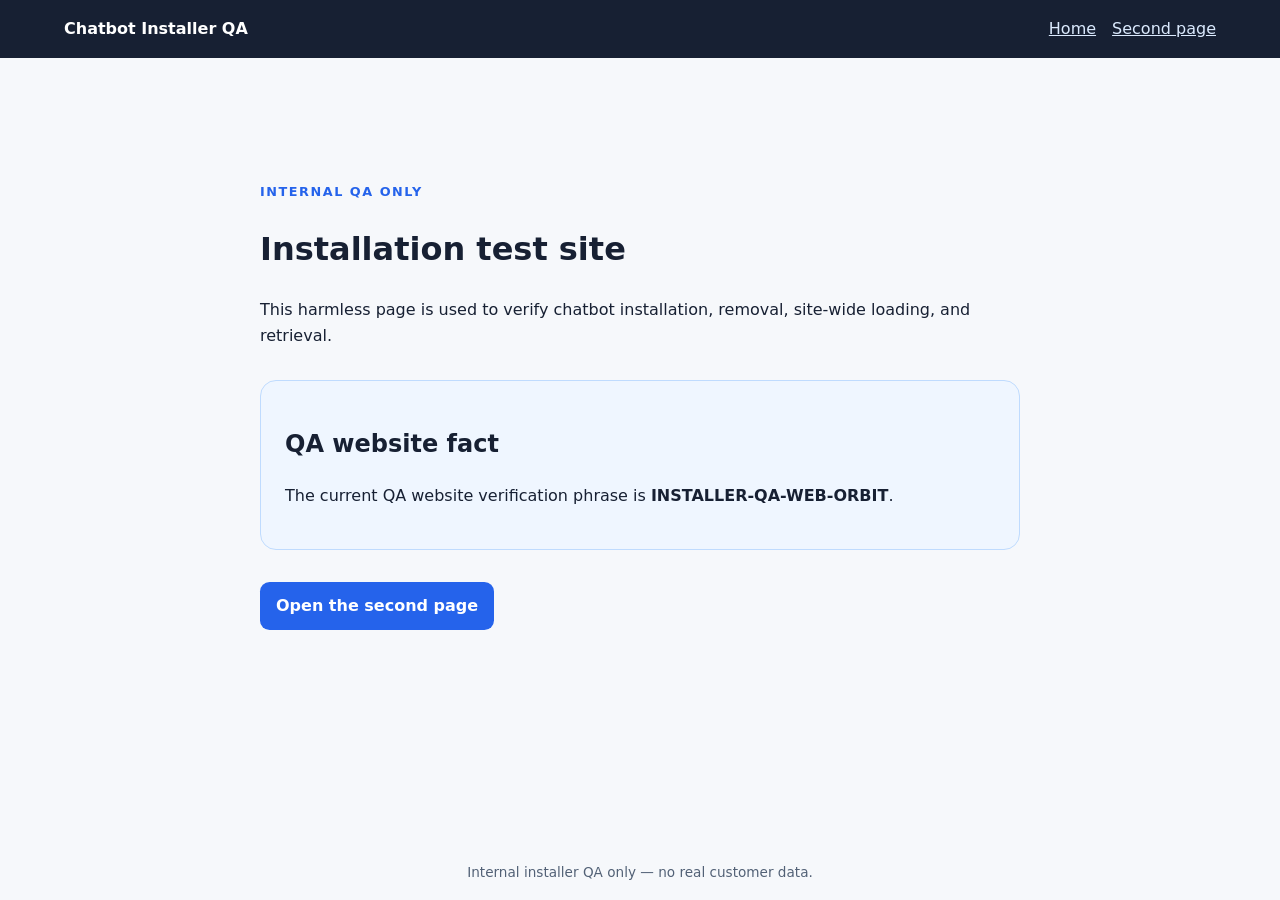
<file: index.html>
<!doctype html>
<html lang="en">
<head>
  <meta charset="utf-8">
  <meta name="viewport" content="width=device-width, initial-scale=1">
  <title>Chatbot Installer QA</title>
  <link rel="stylesheet" href="styles.css">
  <!-- Google Tag Manager -->
  <script>(function(w,d,s,l,i){w[l]=w[l]||[];w[l].push({'gtm.start':
  new Date().getTime(),event:'gtm.js'});var f=d.getElementsByTagName(s)[0],
  j=d.createElement(s),dl=l!='dataLayer'?'&l='+l:'';j.async=true;j.src=
  'https://www.googletagmanager.com/gtm.js?id='+i+dl;f.parentNode.insertBefore(j,f);
  })(window,document,'script','dataLayer','GTM-TWG3WJZL');</script>
  <!-- End Google Tag Manager -->
</head>
<body>
  <!-- Google Tag Manager (noscript) -->
  <noscript><iframe src="https://www.googletagmanager.com/ns.html?id=GTM-TWG3WJZL" height="0" width="0" style="display:none;visibility:hidden"></iframe></noscript>
  <!-- End Google Tag Manager (noscript) -->
  <header class="site-header"><a class="brand" href="index.html">Chatbot Installer QA</a><nav><a href="index.html">Home</a><a href="second.html">Second page</a></nav></header>
  <main class="shell"><p class="eyebrow">Internal QA only</p><h1>Installation test site</h1><p>This harmless page is used to verify chatbot installation, removal, site-wide loading, and retrieval.</p><section class="fact"><h2>QA website fact</h2><p>The current QA website verification phrase is <strong id="web-fact">INSTALLER-QA-WEB-ORBIT</strong>.</p></section><p><a class="button" href="second.html">Open the second page</a></p></main>
  <footer>Internal installer QA only — no real customer data.</footer>
  <script src="qa.js"></script>
</body>
</html>
</file>
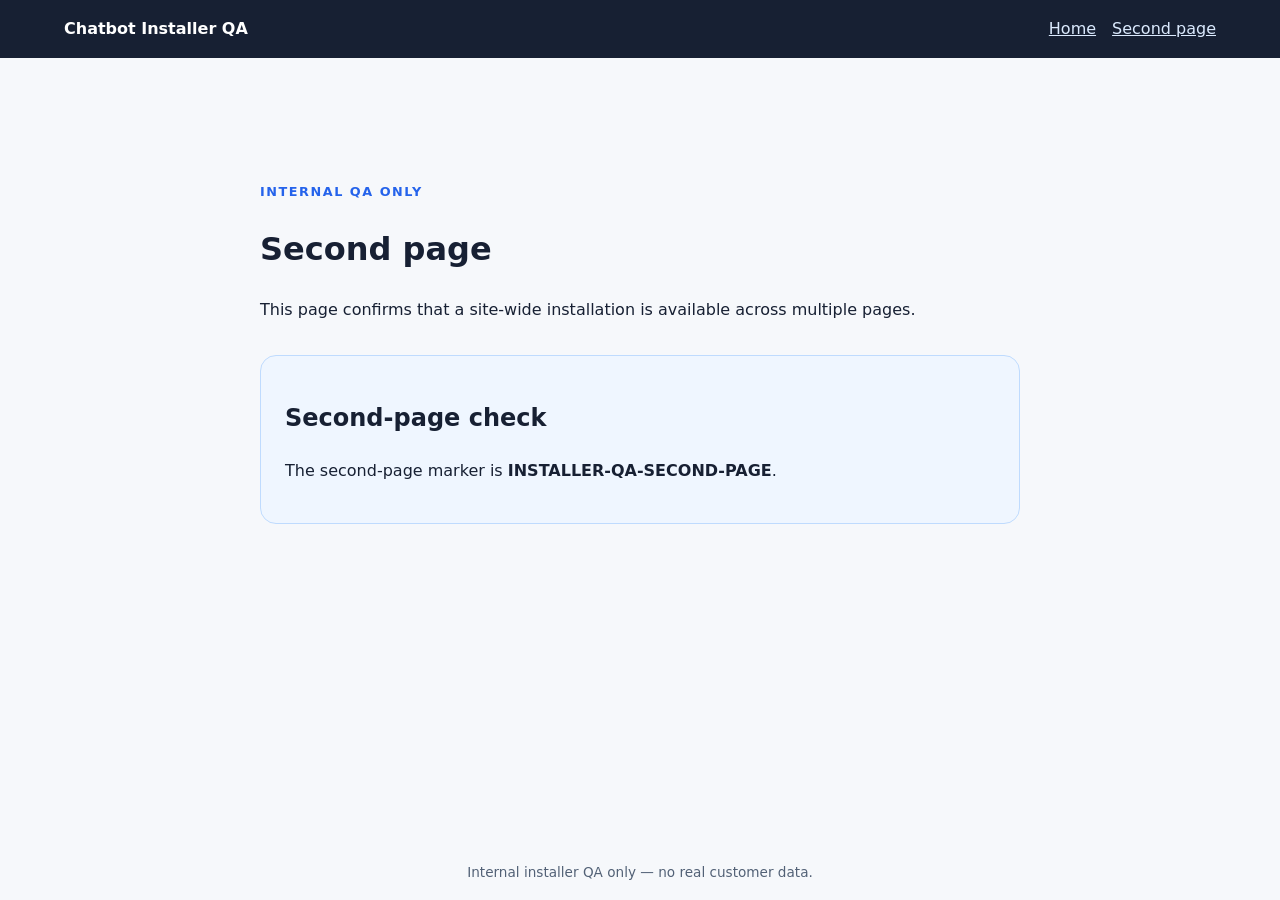
<file: second.html>
<!doctype html>
<html lang="en">
<head>
  <meta charset="utf-8">
  <meta name="viewport" content="width=device-width, initial-scale=1">
  <title>Second page · Chatbot Installer QA</title>
  <link rel="stylesheet" href="styles.css">
  <!-- Google Tag Manager -->
  <script>(function(w,d,s,l,i){w[l]=w[l]||[];w[l].push({'gtm.start':
  new Date().getTime(),event:'gtm.js'});var f=d.getElementsByTagName(s)[0],
  j=d.createElement(s),dl=l!='dataLayer'?'&l='+l:'';j.async=true;j.src=
  'https://www.googletagmanager.com/gtm.js?id='+i+dl;f.parentNode.insertBefore(j,f);
  })(window,document,'script','dataLayer','GTM-TWG3WJZL');</script>
  <!-- End Google Tag Manager -->
</head>
<body>
  <!-- Google Tag Manager (noscript) -->
  <noscript><iframe src="https://www.googletagmanager.com/ns.html?id=GTM-TWG3WJZL" height="0" width="0" style="display:none;visibility:hidden"></iframe></noscript>
  <!-- End Google Tag Manager (noscript) -->
  <header class="site-header"><a class="brand" href="index.html">Chatbot Installer QA</a><nav><a href="index.html">Home</a><a href="second.html" aria-current="page">Second page</a></nav></header>
  <main class="shell"><p class="eyebrow">Internal QA only</p><h1>Second page</h1><p>This page confirms that a site-wide installation is available across multiple pages.</p><section class="fact"><h2>Second-page check</h2><p>The second-page marker is <strong>INSTALLER-QA-SECOND-PAGE</strong>.</p></section></main>
  <footer>Internal installer QA only — no real customer data.</footer>
  <script src="qa.js"></script>
</body>
</html>
</file>
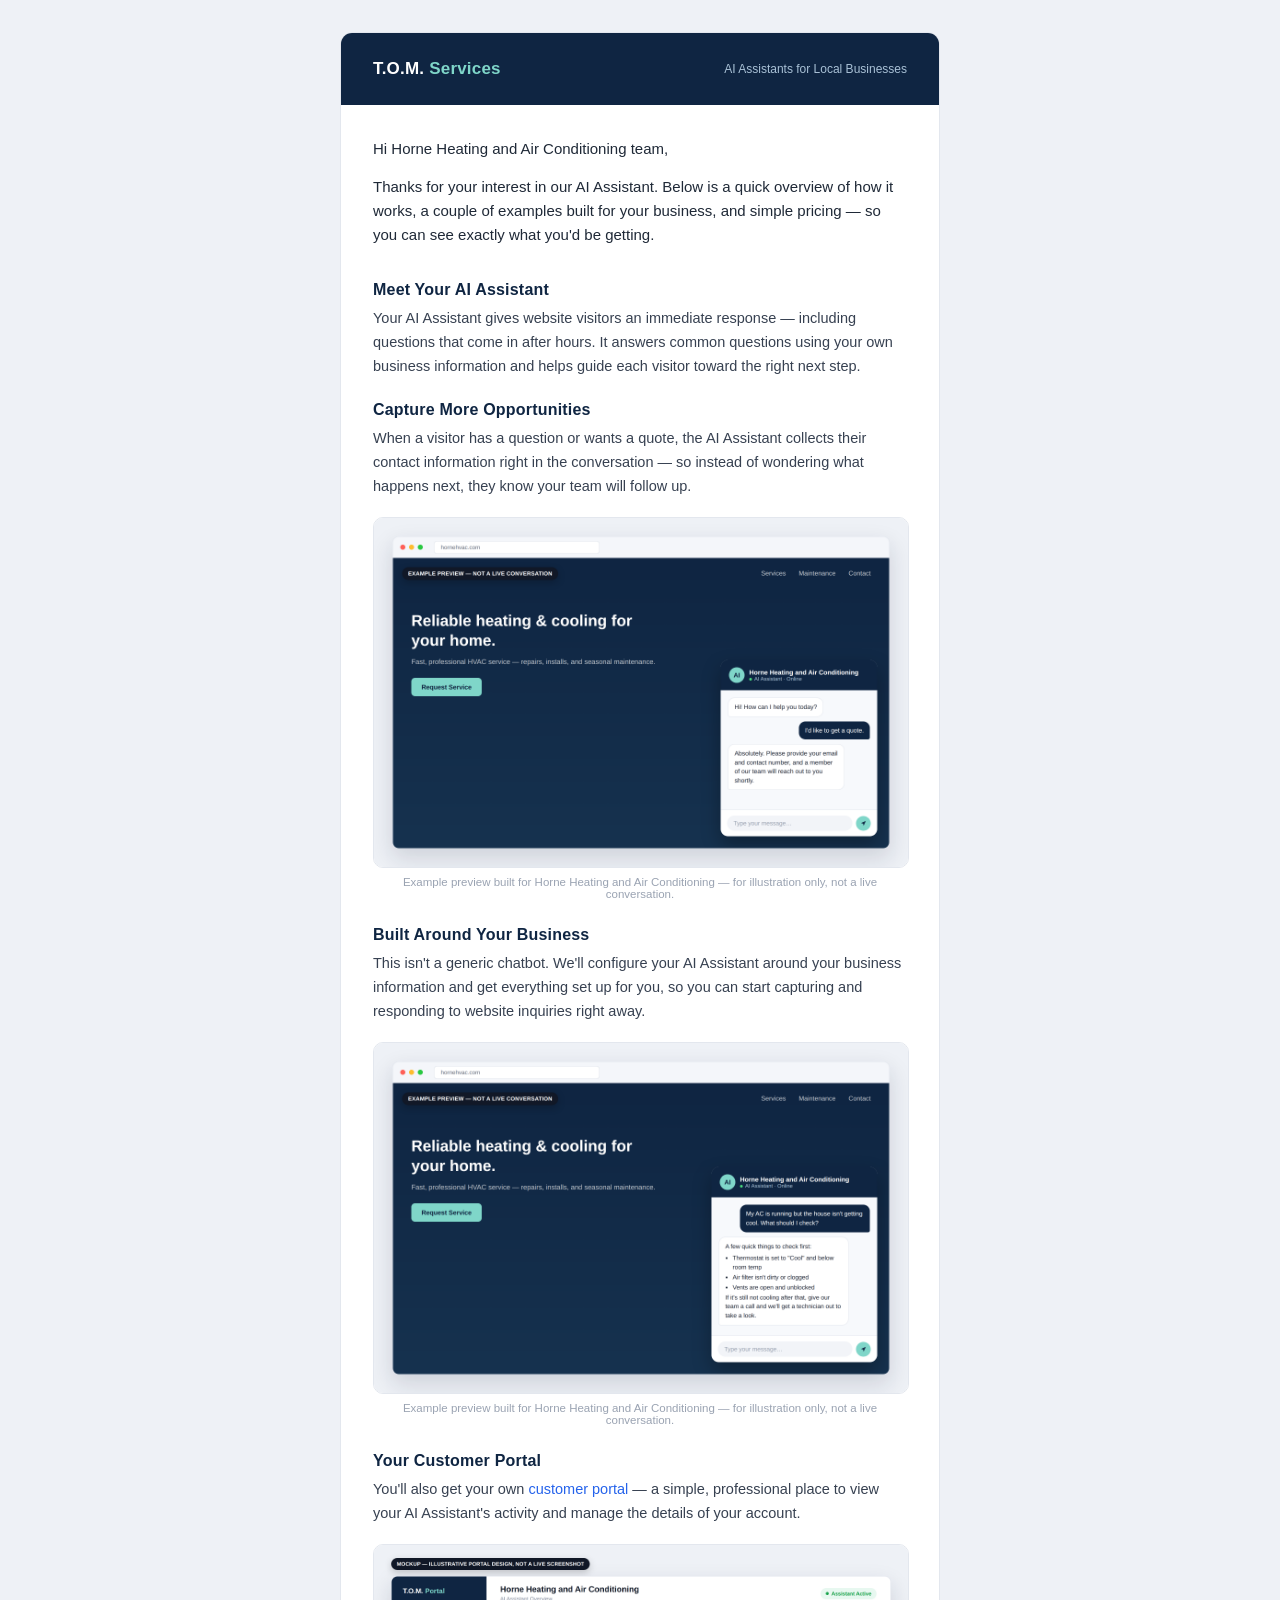
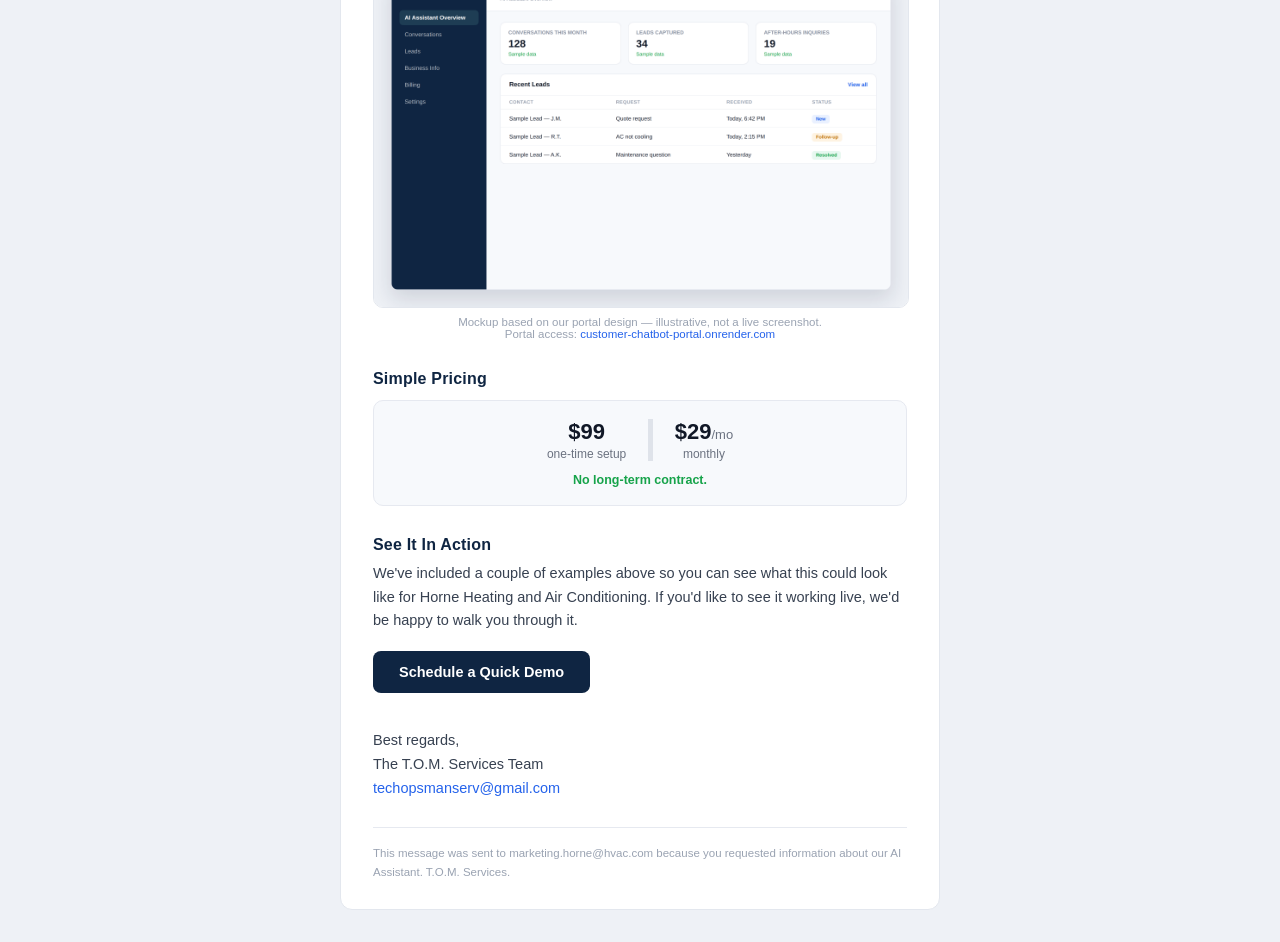
<file: marketing/horne-ai-assistant/email-horne-FINAL.html>
<!doctype html>
<html lang="en">
<head>
<meta charset="utf-8">
<meta name="viewport" content="width=device-width, initial-scale=1">
<title>Your AI Assistant for Horne Heating and Air Conditioning</title>
</head>
<body style="margin:0; padding:0; background-color:#eef1f6; -webkit-text-size-adjust:100%; text-size-adjust:100%;">
<div style="display:none; max-height:0; overflow:hidden; mso-hide:all;">
  A quick look at how your AI Assistant would work, including examples and simple pricing.
</div>

<table role="presentation" width="100%" cellpadding="0" cellspacing="0" border="0" style="background-color:#eef1f6;">
<tr>
<td align="center" style="padding:32px 16px;">

<table role="presentation" width="600" cellpadding="0" cellspacing="0" border="0" style="max-width:600px; width:100%; background-color:#ffffff; border-radius:12px; overflow:hidden; border:1px solid #e3e7ee;">

  <!-- Header -->
  <tr>
    <td style="background-color:#0f2542; padding:26px 32px;">
      <table role="presentation" width="100%" cellpadding="0" cellspacing="0" border="0">
        <tr>
          <td style="font-family:Arial, Helvetica, sans-serif; font-size:17px; font-weight:bold; color:#ffffff; letter-spacing:.2px;">
            T.O.M. <span style="color:#7fd6c9;">Services</span>
          </td>
          <td align="right" style="font-family:Arial, Helvetica, sans-serif; font-size:12px; color:#a9c1d6;">
            AI Assistants for Local Businesses
          </td>
        </tr>
      </table>
    </td>
  </tr>

  <!-- Greeting -->
  <tr>
    <td style="padding:32px 32px 8px; font-family:Arial, Helvetica, sans-serif;">
      <p style="margin:0 0 14px; font-size:15px; line-height:1.6; color:#1f2937;">Hi Horne Heating and Air Conditioning team,</p>
      <p style="margin:0; font-size:15px; line-height:1.6; color:#1f2937;">
        Thanks for your interest in our AI Assistant. Below is a quick overview of how it works, a couple of examples built for your business, and simple pricing — so you can see exactly what you'd be getting.
      </p>
    </td>
  </tr>

  <!-- Meet Your AI Assistant -->
  <tr>
    <td style="padding:26px 32px 0; font-family:Arial, Helvetica, sans-serif;">
      <h2 style="margin:0 0 8px; font-size:16px; color:#0f2542; letter-spacing:.2px;">Meet Your AI Assistant</h2>
      <p style="margin:0; font-size:14.5px; line-height:1.65; color:#374151;">
        Your AI Assistant gives website visitors an immediate response — including questions that come in after hours. It answers common questions using your own business information and helps guide each visitor toward the right next step.
      </p>
    </td>
  </tr>

  <!-- Capture More Opportunities -->
  <tr>
    <td style="padding:22px 32px 0; font-family:Arial, Helvetica, sans-serif;">
      <h2 style="margin:0 0 8px; font-size:16px; color:#0f2542; letter-spacing:.2px;">Capture More Opportunities</h2>
      <p style="margin:0; font-size:14.5px; line-height:1.65; color:#374151;">
        When a visitor has a question or wants a quote, the AI Assistant collects their contact information right in the conversation — so instead of wondering what happens next, they know your team will follow up.
      </p>
    </td>
  </tr>

  <!-- Screenshot: Lead Capture -->
  <tr>
    <td style="padding:18px 32px 0;">
      <img src="assets/lead-capture-screenshot.png" width="536" alt="Example AI Assistant conversation for Horne Heating and Air Conditioning collecting a quote request" style="width:100%; max-width:536px; height:auto; display:block; border-radius:10px; border:1px solid #e3e7ee;">
      <p style="margin:8px 0 0; font-family:Arial, Helvetica, sans-serif; font-size:11.5px; color:#9aa3b2; text-align:center;">
        Example preview built for Horne Heating and Air Conditioning — for illustration only, not a live conversation.
      </p>
    </td>
  </tr>

  <!-- Built Around Your Business -->
  <tr>
    <td style="padding:26px 32px 0; font-family:Arial, Helvetica, sans-serif;">
      <h2 style="margin:0 0 8px; font-size:16px; color:#0f2542; letter-spacing:.2px;">Built Around Your Business</h2>
      <p style="margin:0; font-size:14.5px; line-height:1.65; color:#374151;">
        This isn't a generic chatbot. We'll configure your AI Assistant around your business information and get everything set up for you, so you can start capturing and responding to website inquiries right away.
      </p>
    </td>
  </tr>

  <!-- Screenshot: HVAC immediate response -->
  <tr>
    <td style="padding:18px 32px 0;">
      <img src="assets/hvac-response-screenshot.png" width="536" alt="Example AI Assistant conversation for Horne Heating and Air Conditioning answering an HVAC question" style="width:100%; max-width:536px; height:auto; display:block; border-radius:10px; border:1px solid #e3e7ee;">
      <p style="margin:8px 0 0; font-family:Arial, Helvetica, sans-serif; font-size:11.5px; color:#9aa3b2; text-align:center;">
        Example preview built for Horne Heating and Air Conditioning — for illustration only, not a live conversation.
      </p>
    </td>
  </tr>

  <!-- Your Customer Portal -->
  <tr>
    <td style="padding:26px 32px 0; font-family:Arial, Helvetica, sans-serif;">
      <h2 style="margin:0 0 8px; font-size:16px; color:#0f2542; letter-spacing:.2px;">Your Customer Portal</h2>
      <p style="margin:0; font-size:14.5px; line-height:1.65; color:#374151;">
        You'll also get your own <a href="https://customer-chatbot-portal.onrender.com" style="color:#2563eb; text-decoration:none;">customer portal</a> — a simple, professional place to view your AI Assistant's activity and manage the details of your account.
      </p>
    </td>
  </tr>

  <!-- Screenshot: Portal -->
  <tr>
    <td style="padding:18px 32px 0;">
      <img src="assets/customer-portal-screenshot.png" width="536" alt="Mockup of the customer portal AI Assistant overview screen" style="width:100%; max-width:536px; height:auto; display:block; border-radius:10px; border:1px solid #e3e7ee;">
      <p style="margin:8px 0 0; font-family:Arial, Helvetica, sans-serif; font-size:11.5px; color:#9aa3b2; text-align:center;">
        Mockup based on our portal design — illustrative, not a live screenshot.<br>
        Portal access: <a href="https://customer-chatbot-portal.onrender.com" style="color:#2563eb; text-decoration:none;">customer-chatbot-portal.onrender.com</a>
      </p>
    </td>
  </tr>

  <!-- Simple Pricing -->
  <tr>
    <td style="padding:30px 32px 0; font-family:Arial, Helvetica, sans-serif;">
      <h2 style="margin:0 0 12px; font-size:16px; color:#0f2542; letter-spacing:.2px;">Simple Pricing</h2>
      <table role="presentation" width="100%" cellpadding="0" cellspacing="0" border="0" style="background-color:#f7f9fc; border:1px solid #e6e9f0; border-radius:10px;">
        <tr>
          <td style="padding:18px 20px;" align="center">
            <table role="presentation" cellpadding="0" cellspacing="0" border="0">
              <tr>
                <td style="padding:0 22px; text-align:center; font-family:Arial, Helvetica, sans-serif;">
                  <div style="font-size:22px; font-weight:bold; color:#111827;">$99</div>
                  <div style="font-size:12px; color:#6b7280; margin-top:2px;">one-time setup</div>
                </td>
                <td style="width:1px; background-color:#dfe3ea;">&nbsp;</td>
                <td style="padding:0 22px; text-align:center; font-family:Arial, Helvetica, sans-serif;">
                  <div style="font-size:22px; font-weight:bold; color:#111827;">$29<span style="font-size:13px; font-weight:normal; color:#6b7280;">/mo</span></div>
                  <div style="font-size:12px; color:#6b7280; margin-top:2px;">monthly</div>
                </td>
              </tr>
            </table>
            <div style="margin-top:12px; font-size:12.5px; color:#16a34a; font-weight:bold;">No long-term contract.</div>
          </td>
        </tr>
      </table>
    </td>
  </tr>

  <!-- See It In Action / CTA -->
  <tr>
    <td style="padding:30px 32px 8px; font-family:Arial, Helvetica, sans-serif;">
      <h2 style="margin:0 0 8px; font-size:16px; color:#0f2542; letter-spacing:.2px;">See It In Action</h2>
      <p style="margin:0 0 18px; font-size:14.5px; line-height:1.65; color:#374151;">
        We've included a couple of examples above so you can see what this could look like for Horne Heating and Air Conditioning. If you'd like to see it working live, we'd be happy to walk you through it.
      </p>
      <table role="presentation" cellpadding="0" cellspacing="0" border="0">
        <tr>
          <td align="center" style="border-radius:8px; background-color:#0f2542;">
            <a href="https://calendly.com/techopsmanserv/30min" style="display:inline-block; padding:13px 26px; font-family:Arial, Helvetica, sans-serif; font-size:14.5px; font-weight:bold; color:#ffffff; text-decoration:none; border-radius:8px;">
              Schedule a Quick Demo
            </a>
          </td>
        </tr>
      </table>
    </td>
  </tr>

  <!-- Sign-off -->
  <tr>
    <td style="padding:28px 32px 0; font-family:Arial, Helvetica, sans-serif;">
      <p style="margin:0; font-size:14.5px; line-height:1.65; color:#374151;">
        Best regards,<br>
        The T.O.M. Services Team<br>
        <a href="mailto:techopsmanserv@gmail.com" style="color:#2563eb; text-decoration:none;">techopsmanserv@gmail.com</a>
      </p>
    </td>
  </tr>

  <!-- Footer -->
  <tr>
    <td style="padding:26px 32px 28px;">
      <hr style="border:none; border-top:1px solid #e6e9f0; margin:0 0 16px;">
      <p style="margin:0; font-family:Arial, Helvetica, sans-serif; font-size:11.5px; line-height:1.6; color:#9aa3b2;">
        This message was sent to marketing.horne@hvac.com because you requested information about our AI Assistant. T.O.M. Services.
      </p>
    </td>
  </tr>

</table>
</td>
</tr>
</table>
</body>
</html>
</file>
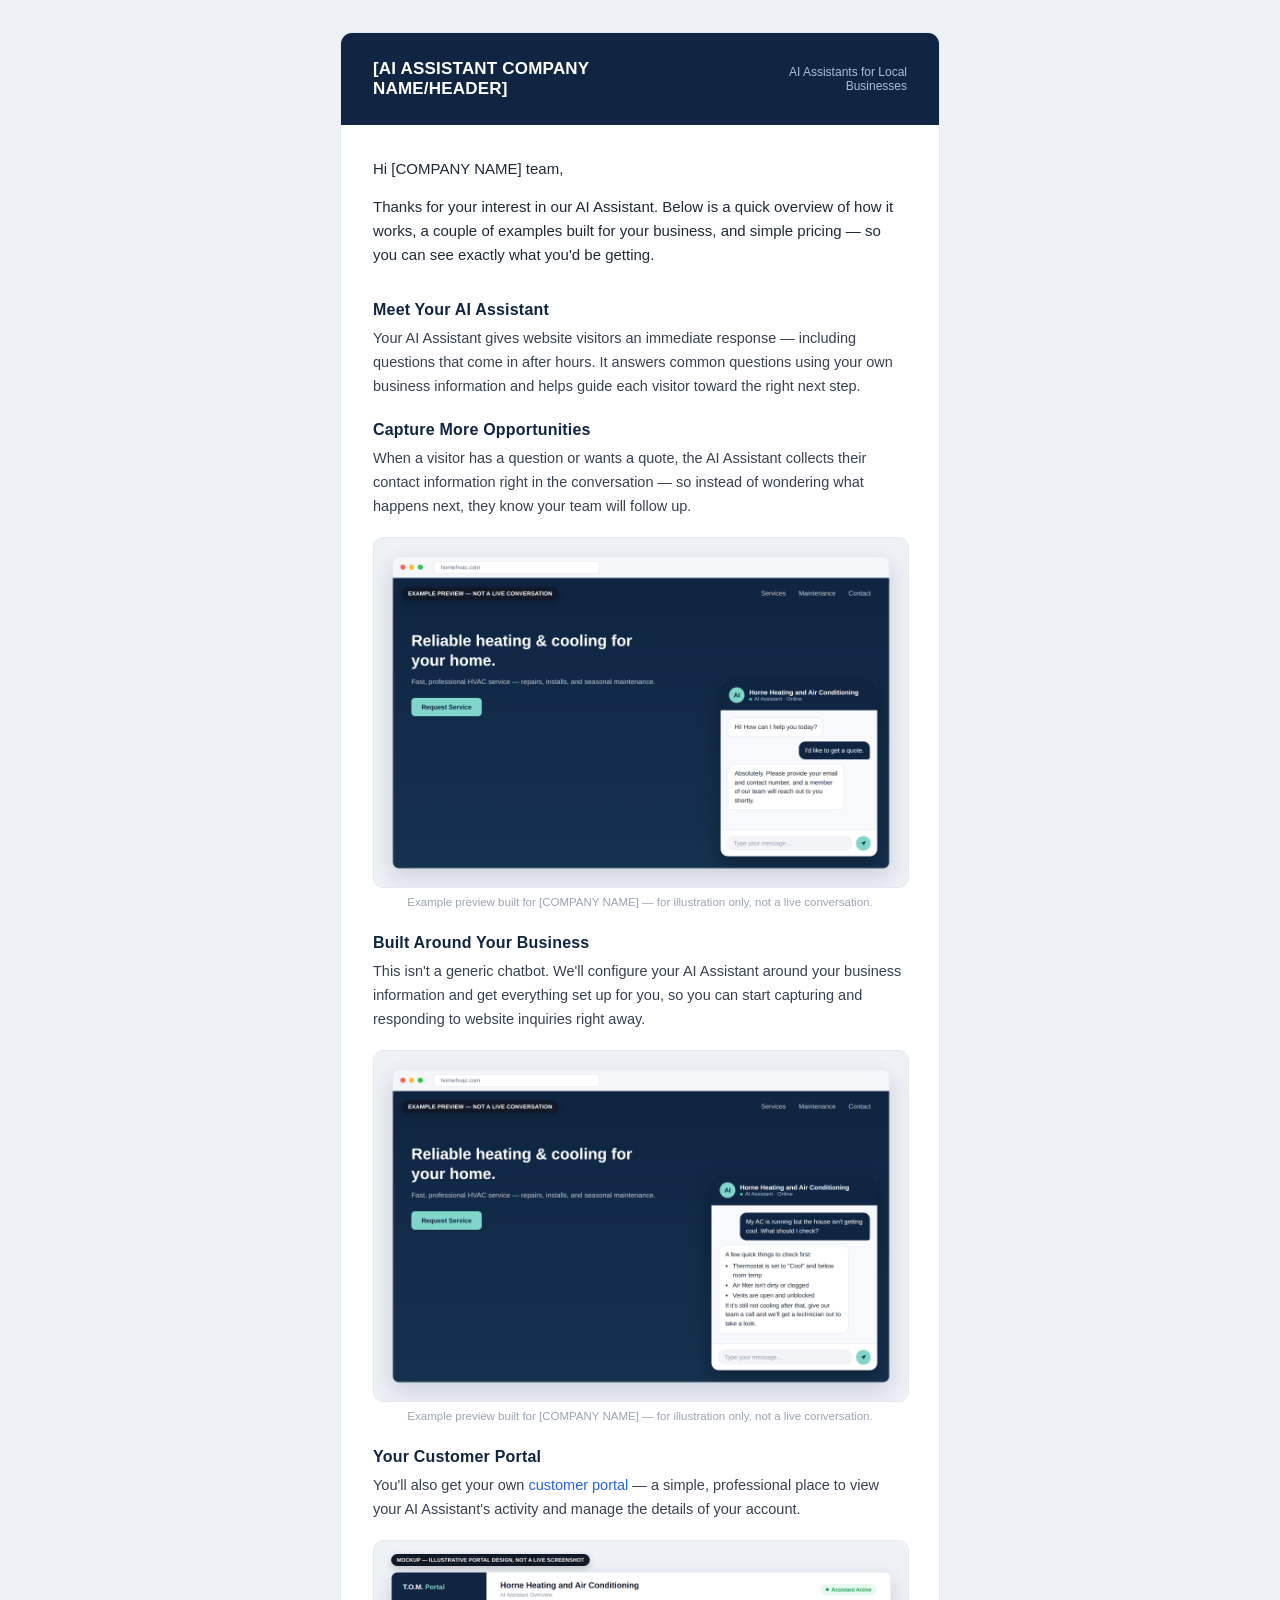
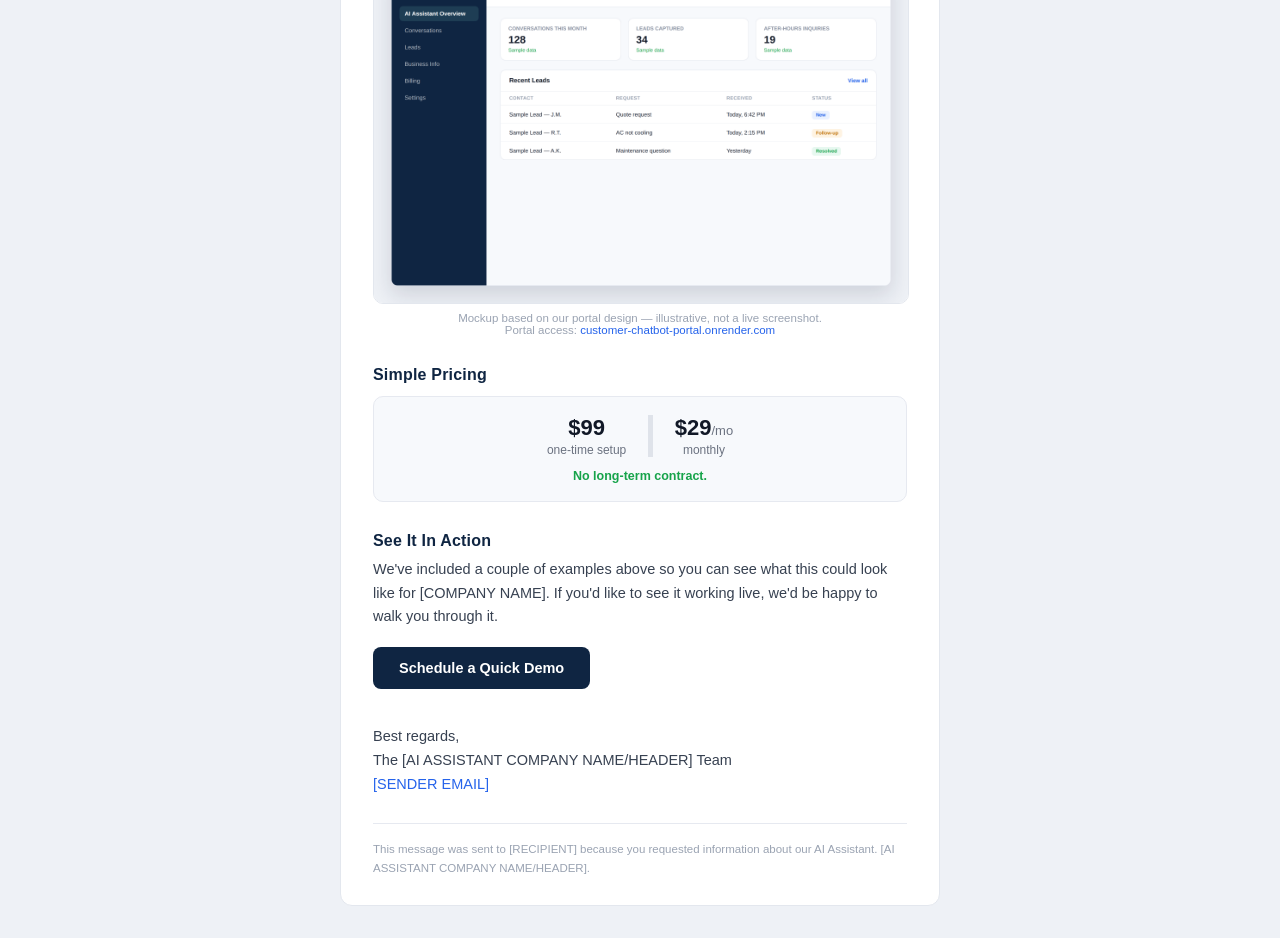
<file: marketing/horne-ai-assistant/email-template-REUSABLE.html>
<!doctype html>
<!--
  REUSABLE AI ASSISTANT SALES EMAIL TEMPLATE
  =============================================
  Replace every bracketed placeholder before sending:

    [COMPANY NAME]                  - the prospect's business name (e.g. "Horne Heating and Air Conditioning")
    [RECIPIENT]                     - the recipient's email address, for the footer disclosure line
    [AI ASSISTANT COMPANY NAME/HEADER] - your own brand name shown in the header and sign-off (e.g. "T.O.M. Services")
    [SENDER EMAIL]                  - your sending address, shown in the sign-off
    [DEMO CALENDAR LINK]            - your scheduling link, used in the CTA button href
    [INDUSTRY-SPECIFIC QUESTION]    - the example customer question used in the second screenshot;
                                       swap the two screenshot images below for ones built for this
                                       prospect's industry and this specific question.

  Screenshots referenced below (assets/lead-capture-screenshot.png, assets/hvac-response-screenshot.png,
  assets/customer-portal-screenshot.png) are placeholders — generate new ones per prospect/industry and
  update the file names + alt text accordingly. The portal screenshot can typically be reused as-is
  across prospects since it is not company-specific.

  Before actually sending: replace local "assets/..." image paths with hosted HTTPS URLs (or attach the
  images as inline CID attachments), since most inboxes cannot resolve local/relative file paths.
-->
<html lang="en">
<head>
<meta charset="utf-8">
<meta name="viewport" content="width=device-width, initial-scale=1">
<title>Your AI Assistant for [COMPANY NAME]</title>
</head>
<body style="margin:0; padding:0; background-color:#eef1f6; -webkit-text-size-adjust:100%; text-size-adjust:100%;">
<div style="display:none; max-height:0; overflow:hidden; mso-hide:all;">
  A quick look at how your AI Assistant would work, including examples and simple pricing.
</div>

<table role="presentation" width="100%" cellpadding="0" cellspacing="0" border="0" style="background-color:#eef1f6;">
<tr>
<td align="center" style="padding:32px 16px;">

<table role="presentation" width="600" cellpadding="0" cellspacing="0" border="0" style="max-width:600px; width:100%; background-color:#ffffff; border-radius:12px; overflow:hidden; border:1px solid #e3e7ee;">

  <!-- Header -->
  <tr>
    <td style="background-color:#0f2542; padding:26px 32px;">
      <table role="presentation" width="100%" cellpadding="0" cellspacing="0" border="0">
        <tr>
          <td style="font-family:Arial, Helvetica, sans-serif; font-size:17px; font-weight:bold; color:#ffffff; letter-spacing:.2px;">
            [AI ASSISTANT COMPANY NAME/HEADER]
          </td>
          <td align="right" style="font-family:Arial, Helvetica, sans-serif; font-size:12px; color:#a9c1d6;">
            AI Assistants for Local Businesses
          </td>
        </tr>
      </table>
    </td>
  </tr>

  <!-- Greeting -->
  <tr>
    <td style="padding:32px 32px 8px; font-family:Arial, Helvetica, sans-serif;">
      <p style="margin:0 0 14px; font-size:15px; line-height:1.6; color:#1f2937;">Hi [COMPANY NAME] team,</p>
      <p style="margin:0; font-size:15px; line-height:1.6; color:#1f2937;">
        Thanks for your interest in our AI Assistant. Below is a quick overview of how it works, a couple of examples built for your business, and simple pricing — so you can see exactly what you'd be getting.
      </p>
    </td>
  </tr>

  <!-- Meet Your AI Assistant -->
  <tr>
    <td style="padding:26px 32px 0; font-family:Arial, Helvetica, sans-serif;">
      <h2 style="margin:0 0 8px; font-size:16px; color:#0f2542; letter-spacing:.2px;">Meet Your AI Assistant</h2>
      <p style="margin:0; font-size:14.5px; line-height:1.65; color:#374151;">
        Your AI Assistant gives website visitors an immediate response — including questions that come in after hours. It answers common questions using your own business information and helps guide each visitor toward the right next step.
      </p>
    </td>
  </tr>

  <!-- Capture More Opportunities -->
  <tr>
    <td style="padding:22px 32px 0; font-family:Arial, Helvetica, sans-serif;">
      <h2 style="margin:0 0 8px; font-size:16px; color:#0f2542; letter-spacing:.2px;">Capture More Opportunities</h2>
      <p style="margin:0; font-size:14.5px; line-height:1.65; color:#374151;">
        When a visitor has a question or wants a quote, the AI Assistant collects their contact information right in the conversation — so instead of wondering what happens next, they know your team will follow up.
      </p>
    </td>
  </tr>

  <!-- Screenshot: Lead Capture (regenerate per prospect) -->
  <tr>
    <td style="padding:18px 32px 0;">
      <img src="assets/lead-capture-screenshot.png" width="536" alt="Example AI Assistant conversation for [COMPANY NAME] collecting a quote request" style="width:100%; max-width:536px; height:auto; display:block; border-radius:10px; border:1px solid #e3e7ee;">
      <p style="margin:8px 0 0; font-family:Arial, Helvetica, sans-serif; font-size:11.5px; color:#9aa3b2; text-align:center;">
        Example preview built for [COMPANY NAME] — for illustration only, not a live conversation.
      </p>
    </td>
  </tr>

  <!-- Built Around Your Business -->
  <tr>
    <td style="padding:26px 32px 0; font-family:Arial, Helvetica, sans-serif;">
      <h2 style="margin:0 0 8px; font-size:16px; color:#0f2542; letter-spacing:.2px;">Built Around Your Business</h2>
      <p style="margin:0; font-size:14.5px; line-height:1.65; color:#374151;">
        This isn't a generic chatbot. We'll configure your AI Assistant around your business information and get everything set up for you, so you can start capturing and responding to website inquiries right away.
      </p>
    </td>
  </tr>

  <!-- Screenshot: Industry-specific immediate response (built around [INDUSTRY-SPECIFIC QUESTION]; regenerate per prospect) -->
  <tr>
    <td style="padding:18px 32px 0;">
      <img src="assets/hvac-response-screenshot.png" width="536" alt="Example AI Assistant conversation for [COMPANY NAME] answering: [INDUSTRY-SPECIFIC QUESTION]" style="width:100%; max-width:536px; height:auto; display:block; border-radius:10px; border:1px solid #e3e7ee;">
      <p style="margin:8px 0 0; font-family:Arial, Helvetica, sans-serif; font-size:11.5px; color:#9aa3b2; text-align:center;">
        Example preview built for [COMPANY NAME] — for illustration only, not a live conversation.
      </p>
    </td>
  </tr>

  <!-- Your Customer Portal -->
  <tr>
    <td style="padding:26px 32px 0; font-family:Arial, Helvetica, sans-serif;">
      <h2 style="margin:0 0 8px; font-size:16px; color:#0f2542; letter-spacing:.2px;">Your Customer Portal</h2>
      <p style="margin:0; font-size:14.5px; line-height:1.65; color:#374151;">
        You'll also get your own <a href="https://customer-chatbot-portal.onrender.com" style="color:#2563eb; text-decoration:none;">customer portal</a> — a simple, professional place to view your AI Assistant's activity and manage the details of your account.
      </p>
    </td>
  </tr>

  <!-- Screenshot: Portal (typically reusable across prospects) -->
  <tr>
    <td style="padding:18px 32px 0;">
      <img src="assets/customer-portal-screenshot.png" width="536" alt="Mockup of the customer portal AI Assistant overview screen" style="width:100%; max-width:536px; height:auto; display:block; border-radius:10px; border:1px solid #e3e7ee;">
      <p style="margin:8px 0 0; font-family:Arial, Helvetica, sans-serif; font-size:11.5px; color:#9aa3b2; text-align:center;">
        Mockup based on our portal design — illustrative, not a live screenshot.<br>
        Portal access: <a href="https://customer-chatbot-portal.onrender.com" style="color:#2563eb; text-decoration:none;">customer-chatbot-portal.onrender.com</a>
      </p>
    </td>
  </tr>

  <!-- Simple Pricing -->
  <tr>
    <td style="padding:30px 32px 0; font-family:Arial, Helvetica, sans-serif;">
      <h2 style="margin:0 0 12px; font-size:16px; color:#0f2542; letter-spacing:.2px;">Simple Pricing</h2>
      <table role="presentation" width="100%" cellpadding="0" cellspacing="0" border="0" style="background-color:#f7f9fc; border:1px solid #e6e9f0; border-radius:10px;">
        <tr>
          <td style="padding:18px 20px;" align="center">
            <table role="presentation" cellpadding="0" cellspacing="0" border="0">
              <tr>
                <td style="padding:0 22px; text-align:center; font-family:Arial, Helvetica, sans-serif;">
                  <div style="font-size:22px; font-weight:bold; color:#111827;">$99</div>
                  <div style="font-size:12px; color:#6b7280; margin-top:2px;">one-time setup</div>
                </td>
                <td style="width:1px; background-color:#dfe3ea;">&nbsp;</td>
                <td style="padding:0 22px; text-align:center; font-family:Arial, Helvetica, sans-serif;">
                  <div style="font-size:22px; font-weight:bold; color:#111827;">$29<span style="font-size:13px; font-weight:normal; color:#6b7280;">/mo</span></div>
                  <div style="font-size:12px; color:#6b7280; margin-top:2px;">monthly</div>
                </td>
              </tr>
            </table>
            <div style="margin-top:12px; font-size:12.5px; color:#16a34a; font-weight:bold;">No long-term contract.</div>
          </td>
        </tr>
      </table>
    </td>
  </tr>

  <!-- See It In Action / CTA -->
  <tr>
    <td style="padding:30px 32px 8px; font-family:Arial, Helvetica, sans-serif;">
      <h2 style="margin:0 0 8px; font-size:16px; color:#0f2542; letter-spacing:.2px;">See It In Action</h2>
      <p style="margin:0 0 18px; font-size:14.5px; line-height:1.65; color:#374151;">
        We've included a couple of examples above so you can see what this could look like for [COMPANY NAME]. If you'd like to see it working live, we'd be happy to walk you through it.
      </p>
      <table role="presentation" cellpadding="0" cellspacing="0" border="0">
        <tr>
          <td align="center" style="border-radius:8px; background-color:#0f2542;">
            <a href="[DEMO CALENDAR LINK]" style="display:inline-block; padding:13px 26px; font-family:Arial, Helvetica, sans-serif; font-size:14.5px; font-weight:bold; color:#ffffff; text-decoration:none; border-radius:8px;">
              Schedule a Quick Demo
            </a>
          </td>
        </tr>
      </table>
    </td>
  </tr>

  <!-- Sign-off -->
  <tr>
    <td style="padding:28px 32px 0; font-family:Arial, Helvetica, sans-serif;">
      <p style="margin:0; font-size:14.5px; line-height:1.65; color:#374151;">
        Best regards,<br>
        The [AI ASSISTANT COMPANY NAME/HEADER] Team<br>
        <a href="mailto:[SENDER EMAIL]" style="color:#2563eb; text-decoration:none;">[SENDER EMAIL]</a>
      </p>
    </td>
  </tr>

  <!-- Footer -->
  <tr>
    <td style="padding:26px 32px 28px;">
      <hr style="border:none; border-top:1px solid #e6e9f0; margin:0 0 16px;">
      <p style="margin:0; font-family:Arial, Helvetica, sans-serif; font-size:11.5px; line-height:1.6; color:#9aa3b2;">
        This message was sent to [RECIPIENT] because you requested information about our AI Assistant. [AI ASSISTANT COMPANY NAME/HEADER].
      </p>
    </td>
  </tr>

</table>
</td>
</tr>
</table>
</body>
</html>
</file>
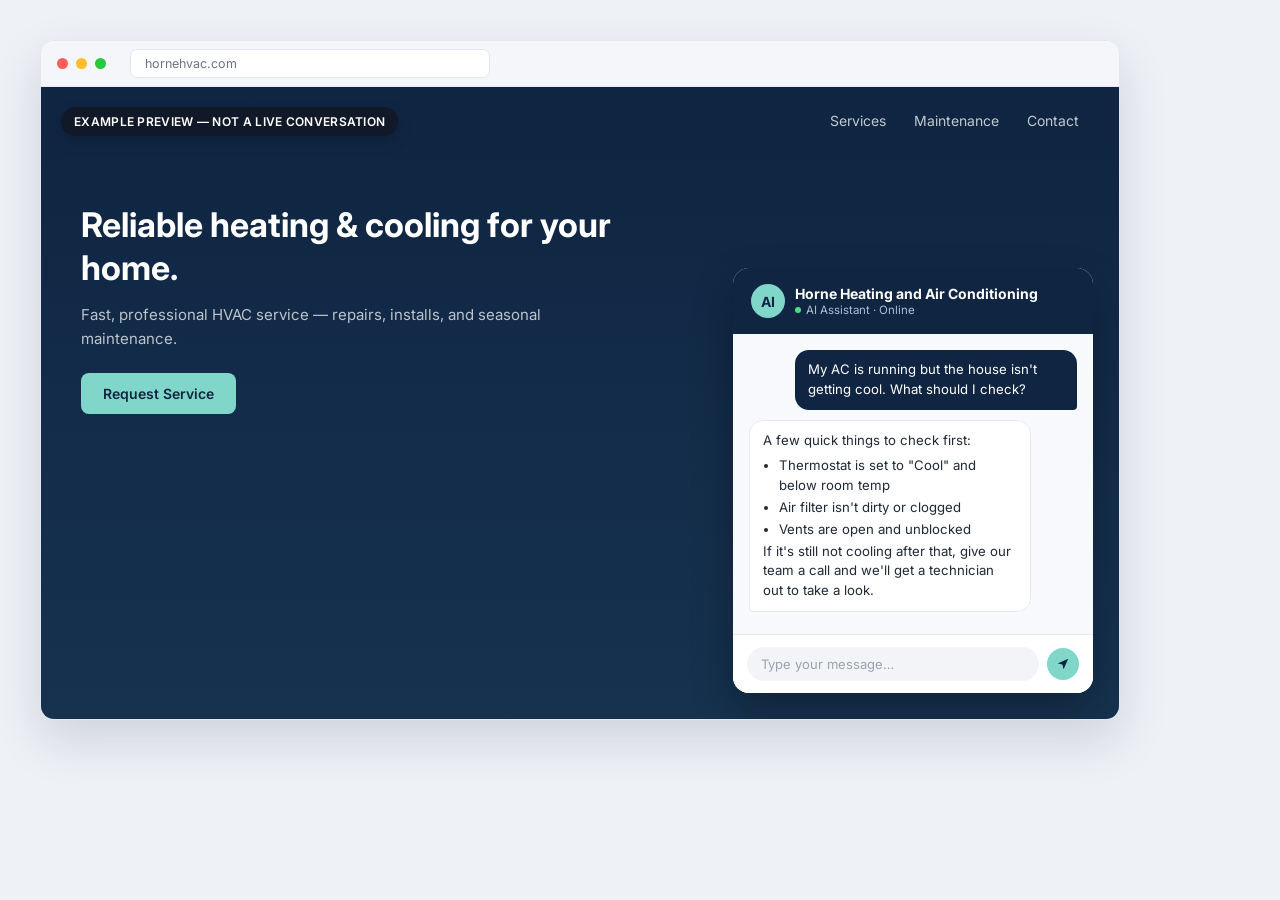
<file: marketing/horne-ai-assistant/assets/src-hvac-response.html>
<!doctype html>
<html lang="en">
<head>
<meta charset="utf-8">
<style>
  @import url('https://fonts.googleapis.com/css2?family=Inter:wght@400;500;600;700&display=swap');
  * { box-sizing: border-box; margin: 0; padding: 0; font-family: 'Inter', -apple-system, Segoe UI, Roboto, Arial, sans-serif; }
  body { background: #eef1f6; }
  .stage { width: 1160px; height: 760px; position: relative; padding: 40px; }
  .browser {
    width: 100%; height: 100%; background: #fff; border-radius: 14px;
    box-shadow: 0 20px 50px rgba(20,30,60,0.14); overflow: hidden;
    border: 1px solid #e2e6ee;
  }
  .browser-bar {
    height: 46px; background: #f4f6fa; border-bottom: 1px solid #e5e8f0;
    display: flex; align-items: center; padding: 0 16px; gap: 8px;
  }
  .dot { width: 11px; height: 11px; border-radius: 50%; }
  .dot.r { background: #ff5f57; } .dot.y { background: #febc2e; } .dot.g { background: #28c840; }
  .url-pill {
    margin-left: 16px; background: #fff; border: 1px solid #e2e6ee; border-radius: 7px;
    padding: 6px 14px; font-size: 12.5px; color: #6b7280; flex: 1; max-width: 360px;
  }
  .site {
    height: calc(100% - 46px); background: linear-gradient(180deg,#0f2542 0%, #16324f 100%);
    position: relative; overflow: hidden;
  }
  .site-nav { display:flex; align-items:center; justify-content:space-between; padding: 22px 40px; }
  .site-logo { color: #fff; font-weight: 700; font-size: 19px; letter-spacing: .2px; }
  .site-logo span { color: #7fd6c9; }
  .site-links { display:flex; gap: 28px; color: rgba(255,255,255,0.75); font-size: 14px; }
  .hero { padding: 50px 40px 0; max-width: 620px; }
  .hero h1 { color: #fff; font-size: 34px; line-height: 1.25; font-weight: 700; }
  .hero p { color: rgba(255,255,255,0.72); font-size: 15px; margin-top: 14px; line-height: 1.6; }
  .hero .btn { display:inline-block; margin-top: 22px; background:#7fd6c9; color:#0f2542; font-weight:600; padding: 12px 22px; border-radius: 8px; font-size: 14px; }

  .badge {
    position: absolute; top: 20px; left: 20px; background: #111827; color: #fff;
    font-size: 12px; font-weight: 600; padding: 7px 13px; border-radius: 999px;
    letter-spacing: .3px; z-index: 5; box-shadow: 0 6px 16px rgba(0,0,0,0.18);
  }

  .widget {
    position: absolute; bottom: 26px; right: 26px; width: 360px;
    background: #fff; border-radius: 16px; box-shadow: 0 18px 40px rgba(0,0,0,0.28);
    overflow: hidden; display: flex; flex-direction: column;
  }
  .w-head {
    background: #0f2542; color: #fff; padding: 16px 18px; display:flex; align-items:center; gap: 10px;
  }
  .w-avatar {
    width: 34px; height: 34px; border-radius: 50%; background: #7fd6c9; color:#0f2542;
    display:flex; align-items:center; justify-content:center; font-weight:700; font-size: 14px;
  }
  .w-head-text .name { font-size: 14px; font-weight: 700; }
  .w-head-text .status { font-size: 11.5px; color: #a9c1d6; display:flex; align-items:center; gap:5px; margin-top: 1px;}
  .w-head-text .status::before { content:''; width:6px; height:6px; border-radius:50%; background:#4ade80; display:inline-block; }

  .w-body { padding: 16px; background: #f7f9fc; display:flex; flex-direction:column; gap: 10px; min-height: 300px; }
  .bubble { max-width: 86%; padding: 10px 13px; border-radius: 14px; font-size: 13.2px; line-height: 1.5; }
  .bot { align-self: flex-start; background: #fff; color: #1f2937; border: 1px solid #e6e9f0; border-bottom-left-radius: 4px; }
  .user { align-self: flex-end; background: #0f2542; color: #fff; border-bottom-right-radius: 4px; }
  .bot ul { margin: 6px 0 0 16px; padding: 0; }
  .bot li { margin-bottom: 2px; }

  .w-input {
    display:flex; align-items:center; gap: 8px; padding: 12px 14px; border-top: 1px solid #e6e9f0; background: #fff;
  }
  .w-input .field { flex:1; background:#f2f4f8; border-radius: 20px; padding: 9px 14px; color: #9aa3b2; font-size: 13px; }
  .w-input .send { width: 32px; height: 32px; border-radius: 50%; background:#7fd6c9; display:flex; align-items:center; justify-content:center; }
  .w-input .send svg { width: 14px; height:14px; }
</style>
</head>
<body>
<div class="stage">
  <div class="browser">
    <div class="browser-bar">
      <div class="dot r"></div><div class="dot y"></div><div class="dot g"></div>
      <div class="url-pill">hornehvac.com</div>
    </div>
    <div class="site">
      <div class="badge">EXAMPLE PREVIEW — NOT A LIVE CONVERSATION</div>
      <div class="site-nav">
        <div class="site-logo">Horne <span>Heating &amp; Air</span></div>
        <div class="site-links"><div>Services</div><div>Maintenance</div><div>Contact</div></div>
      </div>
      <div class="hero">
        <h1>Reliable heating &amp; cooling for your home.</h1>
        <p>Fast, professional HVAC service — repairs, installs, and seasonal maintenance.</p>
        <div class="btn">Request Service</div>
      </div>

      <div class="widget">
        <div class="w-head">
          <div class="w-avatar">AI</div>
          <div class="w-head-text">
            <div class="name">Horne Heating and Air Conditioning</div>
            <div class="status">AI Assistant · Online</div>
          </div>
        </div>
        <div class="w-body">
          <div class="bubble user">My AC is running but the house isn't getting cool. What should I check?</div>
          <div class="bubble bot">
            A few quick things to check first:
            <ul>
              <li>Thermostat is set to "Cool" and below room temp</li>
              <li>Air filter isn't dirty or clogged</li>
              <li>Vents are open and unblocked</li>
            </ul>
            If it's still not cooling after that, give our team a call and we'll get a technician out to take a look.
          </div>
        </div>
        <div class="w-input">
          <div class="field">Type your message…</div>
          <div class="send">
            <svg viewBox="0 0 24 24" fill="none"><path d="M3 11L21 3L13 21L11 13L3 11Z" fill="#0f2542"/></svg>
          </div>
        </div>
      </div>
    </div>
  </div>
</div>
</body>
</html>
</file>
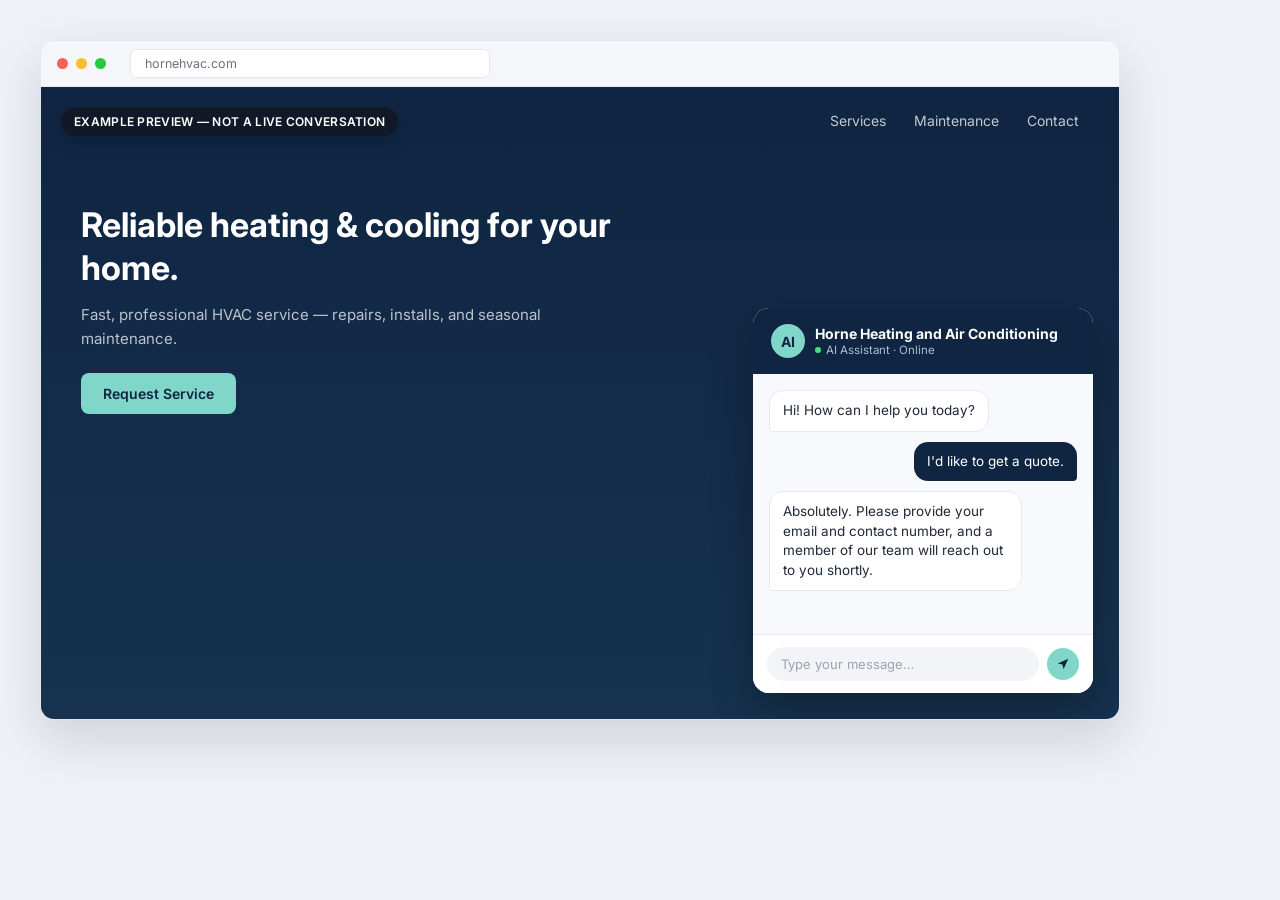
<file: marketing/horne-ai-assistant/assets/src-lead-capture.html>
<!doctype html>
<html lang="en">
<head>
<meta charset="utf-8">
<style>
  @import url('https://fonts.googleapis.com/css2?family=Inter:wght@400;500;600;700&display=swap');
  * { box-sizing: border-box; margin: 0; padding: 0; font-family: 'Inter', -apple-system, Segoe UI, Roboto, Arial, sans-serif; }
  body { background: #eef1f6; }
  .stage { width: 1160px; height: 760px; position: relative; padding: 40px; }
  .browser {
    width: 100%; height: 100%; background: #fff; border-radius: 14px;
    box-shadow: 0 20px 50px rgba(20,30,60,0.14); overflow: hidden;
    border: 1px solid #e2e6ee;
  }
  .browser-bar {
    height: 46px; background: #f4f6fa; border-bottom: 1px solid #e5e8f0;
    display: flex; align-items: center; padding: 0 16px; gap: 8px;
  }
  .dot { width: 11px; height: 11px; border-radius: 50%; }
  .dot.r { background: #ff5f57; } .dot.y { background: #febc2e; } .dot.g { background: #28c840; }
  .url-pill {
    margin-left: 16px; background: #fff; border: 1px solid #e2e6ee; border-radius: 7px;
    padding: 6px 14px; font-size: 12.5px; color: #6b7280; flex: 1; max-width: 360px;
  }
  .site {
    height: calc(100% - 46px); background: linear-gradient(180deg,#0f2542 0%, #16324f 100%);
    position: relative; overflow: hidden;
  }
  .site-nav { display:flex; align-items:center; justify-content:space-between; padding: 22px 40px; }
  .site-logo { color: #fff; font-weight: 700; font-size: 19px; letter-spacing: .2px; }
  .site-logo span { color: #7fd6c9; }
  .site-links { display:flex; gap: 28px; color: rgba(255,255,255,0.75); font-size: 14px; }
  .hero { padding: 50px 40px 0; max-width: 620px; }
  .hero h1 { color: #fff; font-size: 34px; line-height: 1.25; font-weight: 700; }
  .hero p { color: rgba(255,255,255,0.72); font-size: 15px; margin-top: 14px; line-height: 1.6; }
  .hero .btn { display:inline-block; margin-top: 22px; background:#7fd6c9; color:#0f2542; font-weight:600; padding: 12px 22px; border-radius: 8px; font-size: 14px; }

  .badge {
    position: absolute; top: 20px; left: 20px; background: #111827; color: #fff;
    font-size: 12px; font-weight: 600; padding: 7px 13px; border-radius: 999px;
    letter-spacing: .3px; z-index: 5; box-shadow: 0 6px 16px rgba(0,0,0,0.18);
  }

  .widget {
    position: absolute; bottom: 26px; right: 26px; width: 340px;
    background: #fff; border-radius: 16px; box-shadow: 0 18px 40px rgba(0,0,0,0.28);
    overflow: hidden; display: flex; flex-direction: column;
  }
  .w-head {
    background: #0f2542; color: #fff; padding: 16px 18px; display:flex; align-items:center; gap: 10px;
  }
  .w-avatar {
    width: 34px; height: 34px; border-radius: 50%; background: #7fd6c9; color:#0f2542;
    display:flex; align-items:center; justify-content:center; font-weight:700; font-size: 14px;
  }
  .w-head-text .name { font-size: 14px; font-weight: 700; }
  .w-head-text .status { font-size: 11.5px; color: #a9c1d6; display:flex; align-items:center; gap:5px; margin-top: 1px;}
  .w-head-text .status::before { content:''; width:6px; height:6px; border-radius:50%; background:#4ade80; display:inline-block; }

  .w-body { padding: 16px; background: #f7f9fc; display:flex; flex-direction:column; gap: 10px; min-height: 260px; }
  .bubble { max-width: 82%; padding: 10px 13px; border-radius: 14px; font-size: 13.5px; line-height: 1.45; }
  .bot { align-self: flex-start; background: #fff; color: #1f2937; border: 1px solid #e6e9f0; border-bottom-left-radius: 4px; }
  .user { align-self: flex-end; background: #0f2542; color: #fff; border-bottom-right-radius: 4px; }

  .w-input {
    display:flex; align-items:center; gap: 8px; padding: 12px 14px; border-top: 1px solid #e6e9f0; background: #fff;
  }
  .w-input .field { flex:1; background:#f2f4f8; border-radius: 20px; padding: 9px 14px; color: #9aa3b2; font-size: 13px; }
  .w-input .send { width: 32px; height: 32px; border-radius: 50%; background:#7fd6c9; display:flex; align-items:center; justify-content:center; }
  .w-input .send svg { width: 14px; height:14px; }
</style>
</head>
<body>
<div class="stage">
  <div class="browser">
    <div class="browser-bar">
      <div class="dot r"></div><div class="dot y"></div><div class="dot g"></div>
      <div class="url-pill">hornehvac.com</div>
    </div>
    <div class="site">
      <div class="badge">EXAMPLE PREVIEW — NOT A LIVE CONVERSATION</div>
      <div class="site-nav">
        <div class="site-logo">Horne <span>Heating &amp; Air</span></div>
        <div class="site-links"><div>Services</div><div>Maintenance</div><div>Contact</div></div>
      </div>
      <div class="hero">
        <h1>Reliable heating &amp; cooling for your home.</h1>
        <p>Fast, professional HVAC service — repairs, installs, and seasonal maintenance.</p>
        <div class="btn">Request Service</div>
      </div>

      <div class="widget">
        <div class="w-head">
          <div class="w-avatar">AI</div>
          <div class="w-head-text">
            <div class="name">Horne Heating and Air Conditioning</div>
            <div class="status">AI Assistant · Online</div>
          </div>
        </div>
        <div class="w-body">
          <div class="bubble bot">Hi! How can I help you today?</div>
          <div class="bubble user">I'd like to get a quote.</div>
          <div class="bubble bot">Absolutely. Please provide your email and contact number, and a member of our team will reach out to you shortly.</div>
        </div>
        <div class="w-input">
          <div class="field">Type your message…</div>
          <div class="send">
            <svg viewBox="0 0 24 24" fill="none"><path d="M3 11L21 3L13 21L11 13L3 11Z" fill="#0f2542"/></svg>
          </div>
        </div>
      </div>
    </div>
  </div>
</div>
</body>
</html>
</file>
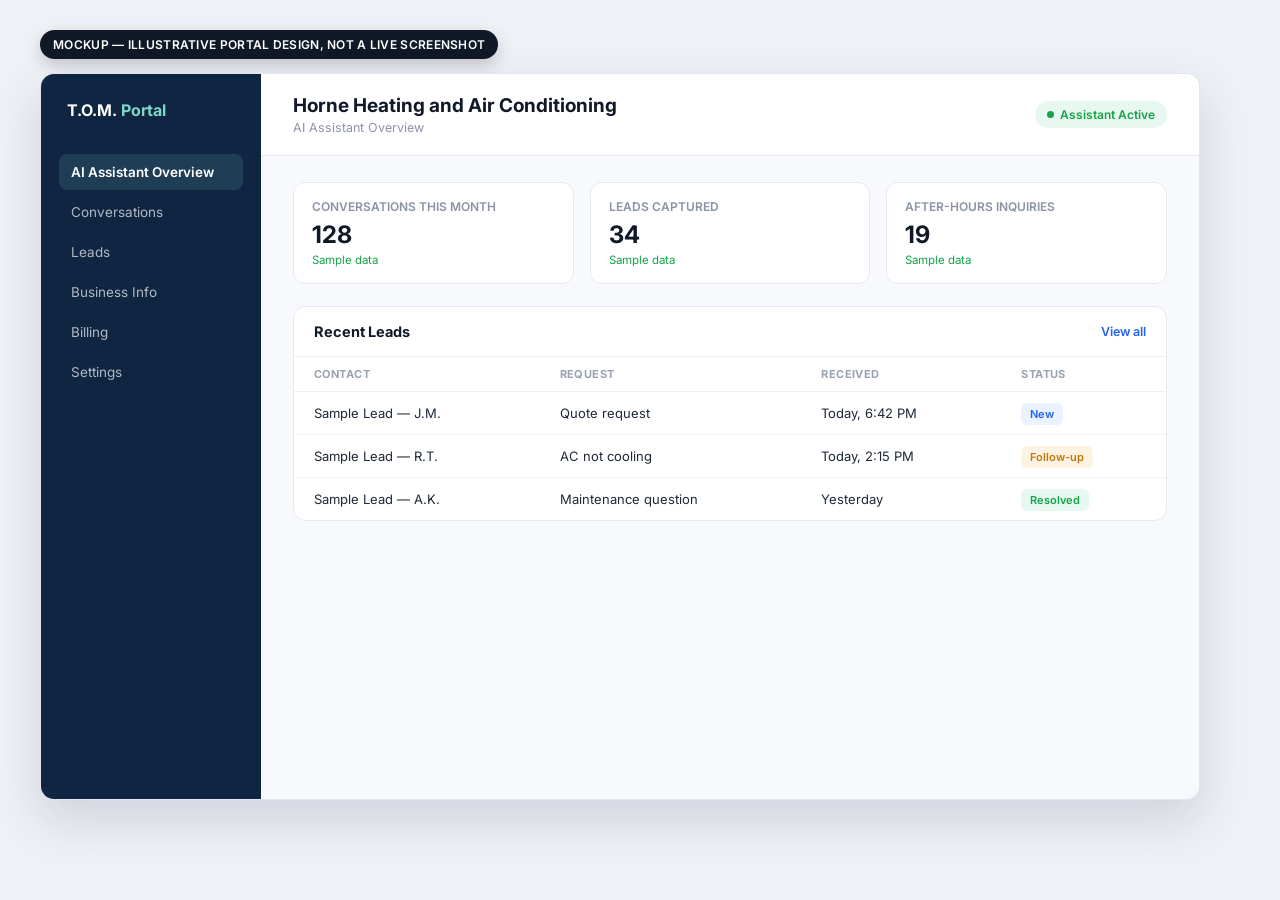
<file: marketing/horne-ai-assistant/assets/src-portal.html>
<!doctype html>
<html lang="en">
<head>
<meta charset="utf-8">
<style>
  @import url('https://fonts.googleapis.com/css2?family=Inter:wght@400;500;600;700&display=swap');
  * { box-sizing: border-box; margin: 0; padding: 0; font-family: 'Inter', -apple-system, Segoe UI, Roboto, Arial, sans-serif; }
  body { background: #eef1f6; }
  .stage { width: 1240px; height: 840px; padding: 30px 40px 40px; position: relative; display:flex; flex-direction:column; gap: 14px; }
  .frame {
    width: 100%; flex: 1; background: #fff; border-radius: 14px;
    box-shadow: 0 20px 50px rgba(20,30,60,0.14); overflow: hidden;
    border: 1px solid #e2e6ee; display: flex;
  }
  .badge {
    align-self: flex-start; background: #111827; color: #fff;
    font-size: 12px; font-weight: 600; padding: 7px 13px; border-radius: 999px;
    letter-spacing: .3px; box-shadow: 0 6px 16px rgba(0,0,0,0.18);
  }

  .sidebar { width: 220px; background: #0f2542; color: #fff; padding: 26px 18px; display:flex; flex-direction:column; }
  .side-logo { font-weight: 700; font-size: 16px; margin-bottom: 34px; padding: 0 8px; }
  .side-logo span { color: #7fd6c9; }
  .nav-item { padding: 10px 12px; border-radius: 8px; font-size: 13.5px; color: rgba(255,255,255,0.68); margin-bottom: 4px; }
  .nav-item.active { background: rgba(127,214,201,0.14); color: #fff; font-weight: 600; }

  .main { flex: 1; background: #f7f9fc; overflow: hidden; }
  .topbar { background: #fff; border-bottom: 1px solid #e6e9f0; padding: 20px 32px; display:flex; align-items:center; justify-content:space-between; }
  .topbar h1 { font-size: 19px; color: #111827; }
  .topbar .sub { font-size: 12.5px; color: #8b93a3; margin-top: 3px; }
  .status-pill { background: #e7f8f0; color: #16a34a; font-size: 12px; font-weight: 600; padding: 6px 12px; border-radius: 999px; display:flex; align-items:center; gap:6px; }
  .status-pill::before { content:''; width:7px; height:7px; border-radius:50%; background:#16a34a; }

  .content { padding: 26px 32px; }
  .stat-row { display:flex; gap: 16px; margin-bottom: 22px; }
  .stat-card { flex:1; background:#fff; border:1px solid #e6e9f0; border-radius: 12px; padding: 16px 18px; }
  .stat-card .label { font-size: 12px; color: #8b93a3; font-weight: 600; }
  .stat-card .value { font-size: 24px; font-weight: 700; color: #111827; margin-top: 6px; }
  .stat-card .delta { font-size: 11.5px; color: #16a34a; margin-top: 4px; }

  .panel { background: #fff; border: 1px solid #e6e9f0; border-radius: 12px; overflow: hidden; }
  .panel-head { padding: 16px 20px; border-bottom: 1px solid #eef0f4; display:flex; align-items:center; justify-content:space-between; }
  .panel-head h2 { font-size: 14.5px; color: #111827; }
  .panel-head .view-all { font-size: 12.5px; color: #2563eb; font-weight: 600; }

  table { width: 100%; border-collapse: collapse; }
  th { text-align:left; font-size: 11px; text-transform: uppercase; letter-spacing: .04em; color: #9aa3b2; padding: 10px 20px; border-bottom: 1px solid #eef0f4; }
  td { padding: 13px 20px; font-size: 13px; color: #1f2937; border-bottom: 1px solid #f2f4f8; }
  tr:last-child td { border-bottom: none; }
  .tag { font-size: 11px; font-weight: 600; padding: 4px 9px; border-radius: 6px; }
  .tag.new { background:#eaf1ff; color:#2563eb; }
  .tag.quote { background:#fef3e2; color:#c2760a; }
  .tag.done { background:#e7f8f0; color:#16a34a; }
</style>
</head>
<body>
<div class="stage">
  <div class="badge">MOCKUP — ILLUSTRATIVE PORTAL DESIGN, NOT A LIVE SCREENSHOT</div>
  <div class="frame">
    <div class="sidebar">
      <div class="side-logo">T.O.M. <span>Portal</span></div>
      <div class="nav-item active">AI Assistant Overview</div>
      <div class="nav-item">Conversations</div>
      <div class="nav-item">Leads</div>
      <div class="nav-item">Business Info</div>
      <div class="nav-item">Billing</div>
      <div class="nav-item">Settings</div>
    </div>
    <div class="main">
      <div class="topbar">
        <div>
          <h1>Horne Heating and Air Conditioning</h1>
          <div class="sub">AI Assistant Overview</div>
        </div>
        <div class="status-pill">Assistant Active</div>
      </div>
      <div class="content">
        <div class="stat-row">
          <div class="stat-card">
            <div class="label">CONVERSATIONS THIS MONTH</div>
            <div class="value">128</div>
            <div class="delta">Sample data</div>
          </div>
          <div class="stat-card">
            <div class="label">LEADS CAPTURED</div>
            <div class="value">34</div>
            <div class="delta">Sample data</div>
          </div>
          <div class="stat-card">
            <div class="label">AFTER-HOURS INQUIRIES</div>
            <div class="value">19</div>
            <div class="delta">Sample data</div>
          </div>
        </div>
        <div class="panel">
          <div class="panel-head">
            <h2>Recent Leads</h2>
            <div class="view-all">View all</div>
          </div>
          <table>
            <tr><th>Contact</th><th>Request</th><th>Received</th><th>Status</th></tr>
            <tr><td>Sample Lead — J.M.</td><td>Quote request</td><td>Today, 6:42 PM</td><td><span class="tag new">New</span></td></tr>
            <tr><td>Sample Lead — R.T.</td><td>AC not cooling</td><td>Today, 2:15 PM</td><td><span class="tag quote">Follow-up</span></td></tr>
            <tr><td>Sample Lead — A.K.</td><td>Maintenance question</td><td>Yesterday</td><td><span class="tag done">Resolved</span></td></tr>
          </table>
        </div>
      </div>
    </div>
  </div>
</div>
</body>
</html>
</file>
<file: styles.css>
:root{font-family:Inter,system-ui,-apple-system,BlinkMacSystemFont,"Segoe UI",sans-serif;color:#172033;background:#f6f8fb;line-height:1.6}*{box-sizing:border-box}body{margin:0;min-height:100vh;display:flex;flex-direction:column}.site-header{display:flex;justify-content:space-between;align-items:center;gap:1rem;padding:1rem clamp(1rem,5vw,4rem);background:#172033;color:#fff}.brand{font-weight:800;color:#fff;text-decoration:none}.site-header nav{display:flex;gap:1rem}.site-header nav a{color:#dbeafe}.shell{width:min(760px,calc(100% - 2rem));margin:clamp(3rem,10vw,7rem) auto;flex:1}.eyebrow{font-size:.8rem;font-weight:800;letter-spacing:.12em;text-transform:uppercase;color:#2563eb}.fact{margin:2rem 0;padding:1.5rem;border:1px solid #bfdbfe;border-radius:1rem;background:#eff6ff}.button{display:inline-block;padding:.7rem 1rem;border-radius:.6rem;background:#2563eb;color:#fff;text-decoration:none;font-weight:700}footer{padding:1rem;text-align:center;font-size:.85rem;color:#526176}@media(max-width:520px){.site-header{align-items:flex-start;flex-direction:column}.site-header nav{width:100%;justify-content:space-between}.shell{margin-top:2.5rem}}
</file>
